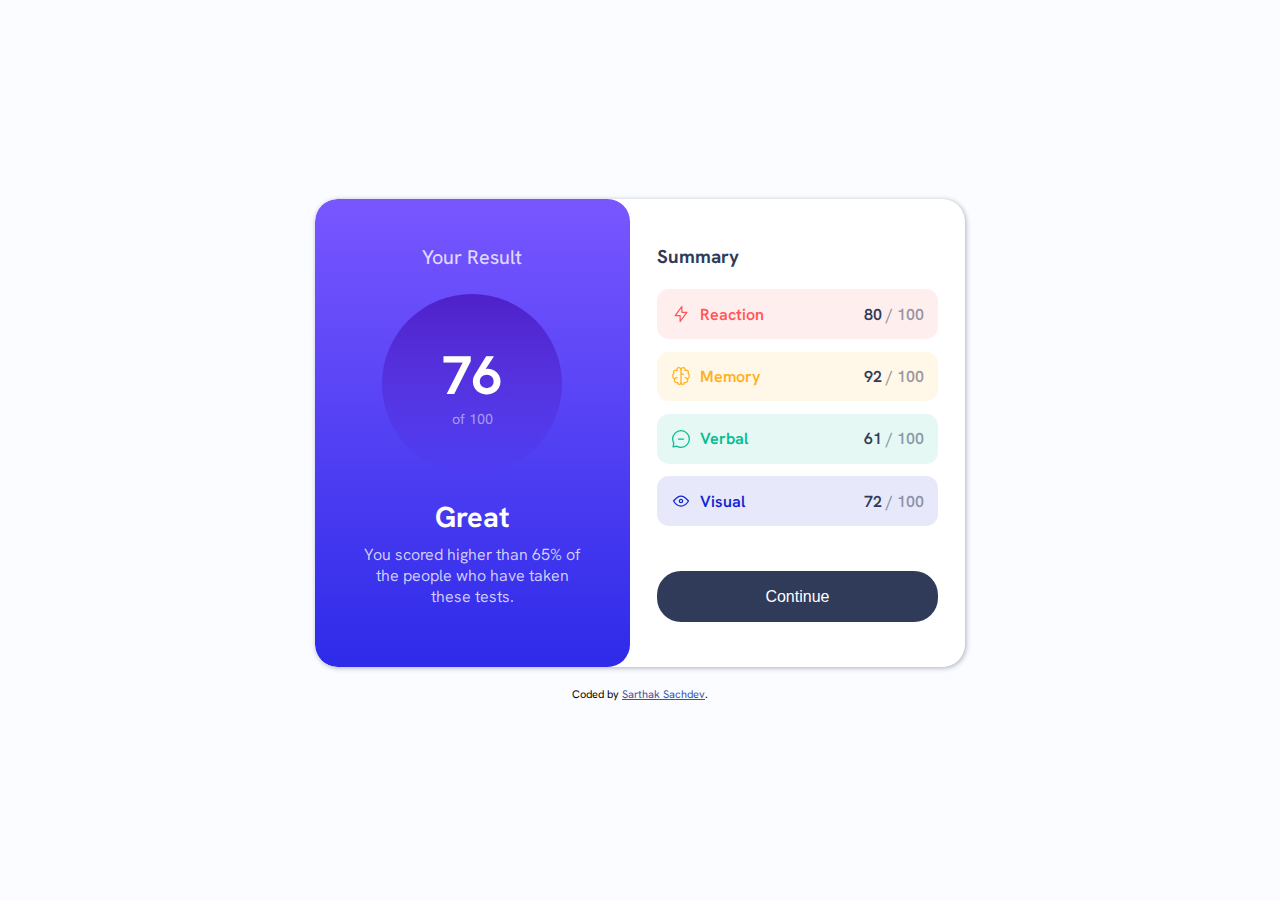
<file: index.html>
<!DOCTYPE html>
<html lang="en">
<head>
  <meta charset="UTF-8">
  <meta name="viewport" content="width=device-width, initial-scale=1.0"> <!-- displays site properly based on user's device -->
  <link rel="icon" type="image/png" sizes="32x32" href="./assets/images/favicon-32x32.png">
  <link rel="stylesheet" type="text/css" href="style.css">

  <title>Results summary component</title>
</head>
<body>
  <main>
    <article class="results-summary-component">
      <header class="result-section" aria-labelledby="result">
        <h1 id="result">Your Result</h1>
        <div>
          76
          <span>of 100</span>
        </div>
        <h2>Great</h2>
        <p>You scored higher than 65% of the people who have taken these tests.</p>
      </header>
      
      <section class="summary-section" aria-labelledby="summary">
        <h3 id="summary">Summary</h3>
        <ul id="summaryList" class="summary-list">
          
        </ul>
        
        <button type="button" class="continue-btn">Continue</button>
      </section>
    </article>
  </main>
  
  <footer class="attribution">
    Coded by <a rel="noopener noreferrer" href="https://github.com/SartHak-0-Sach">Sarthak Sachdev</a>.
  </footer>
  <script type="text/javascript" src="./script.js" defer></script>
</body>
</html>
</file>
<file: style.css>
@font-face {
    font-family: 'Hanken Grotesk';
    src: url(../assets/fonts/HankenGrotesk-VariableFont_wght.ttf);
}

*,
*::before,
*::after {
    box-sizing: border-box;
    margin: 0;
    padding: 0;
}

html {
    font-size: 1.125rem;
}

body {
    font-family: 'Hanken Grotesk', Arial, Helvetica, sans-serif;
    font-size: 1rem;

    display: flex;
    flex-direction: column;
    justify-content: center;
    align-items: center;

    background-color: hsla(221, 100%, 96%, 0.2);
    min-height: 100vh;
}

@media (max-width: 660px) {
    body {
        justify-content: stretch;
        align-items: stretch;
        background-color: hsl(0, 0%, 100%);
    }
}

.attribution {
    font-size: 11px;
    text-align: center;
}

.attribution a {
    color: hsl(228, 45%, 44%);
}

.results-summary-component {
    display: flex;
    flex-direction: row;
    justify-content: stretch;
    align-items: stretch;

    font-size: 0.89rem;
    background-color: hsl(0, 0%, 100%);
    width: 100%;
    min-width: 17.78rem;
    max-width: 36.11rem;
    border-radius: 1.25rem;
    overflow: hidden;
    margin-bottom: 1.11rem;

    box-shadow: 1px 1px 5px hsla(224, 30%, 27%, 0.4);
}

.result-section {
    text-align: center;
    font-weight: 350;
    color: hsla(0, 0%, 100%, 0.8);
    background: linear-gradient(hsl(252, 100%, 67%), hsl(241, 81%, 54%));
    padding: 2.5rem;
    border-radius: 1.25rem;
    flex: 1;
}

.result-section h1 {
    font-size: 1.1rem;
    font-weight: 450;
}

.result-section>div {
    display: flex;
    flex-direction: column;
    justify-content: center;
    align-items: center;

    font-size: 3rem;
    font-weight: 700;
    color: hsl(0, 0%, 100%);
    width: 10rem;
    height: 10rem;
    margin: 1.33rem auto;
    border-radius: 50%;
    background: linear-gradient(hsla(256, 72%, 46%, 1), hsla(241, 72%, 46%, 0));
}

.result-section>div>span {
    font-size: 0.8rem;
    font-weight: 400;
    color: hsla(0, 0%, 100%, 0.5);
}

.result-section>h2 {
    color: hsl(0, 0%, 100%);
    font-size: 1.6rem;
    font-weight: 700;
    margin-bottom: 0.44rem;
}

.summary-section {
    color: hsl(224, 30%, 27%);
    padding: 2.5rem 1.5rem;
    flex: 1.25;
}

.summary-section>h3 {
    margin-bottom: 1.11rem;
}

.summary-list {
    display: flex;
    flex-direction: column;
    gap: 0.7rem;
    list-style-type: none;
    margin-top: 0.88rem;
}

.summary-list-item {
    display: flex;
    flex-direction: row;
    justify-content: space-between;
    align-items: center;
    background-color: hsl(0, 0%, 96%);
    font-weight: 600;
    padding: 0.8rem;
    border-radius: 0.66rem;
}

.summary-list-item>span:not(.item-score) {
    display: flex;
    align-items: center;
    gap: 0.5rem;
}

.item-score>span {
    color: hsla(224, 30%, 27%, 0.5);
}

.continue-btn {
    display: block;
    font-size: inherit;
    color: hsl(0, 0%, 100%);
    width: 100%;
    border: none;
    margin-top: 2.5rem;
    padding: 0.88rem;
    border-radius: 1.33rem;
    cursor: pointer;
    overflow: hidden;

    position: relative;
    background-image: linear-gradient(to bottom, hsl(224, 30%, 27%), hsl(224, 30%, 27%));
    z-index: 1;
}

.continue-btn::before {
    position: absolute;
    content: "";
    top: 0;
    right: 0;
    bottom: 0;
    left: 0;
    background-image: linear-gradient(to bottom, hsl(252, 100%, 67%), hsl(241, 81%, 54%));
    z-index: -1;
    transition: opacity 0.15s linear;
    opacity: 0;
}

.continue-btn:hover::before,
.continue-btn:focus::before {
    opacity: 1;
}

@media (max-width: 660px) {
    .results-summary-component {
        flex-direction: column;
        box-shadow: none;
        border-radius: 0;
    }

    .result-section {
        border-top-left-radius: 0;
        border-top-right-radius: 0;
    }

    .summary-section {
        padding-top: 1.11rem;
        padding-bottom: 0;
    }
}
</file>
